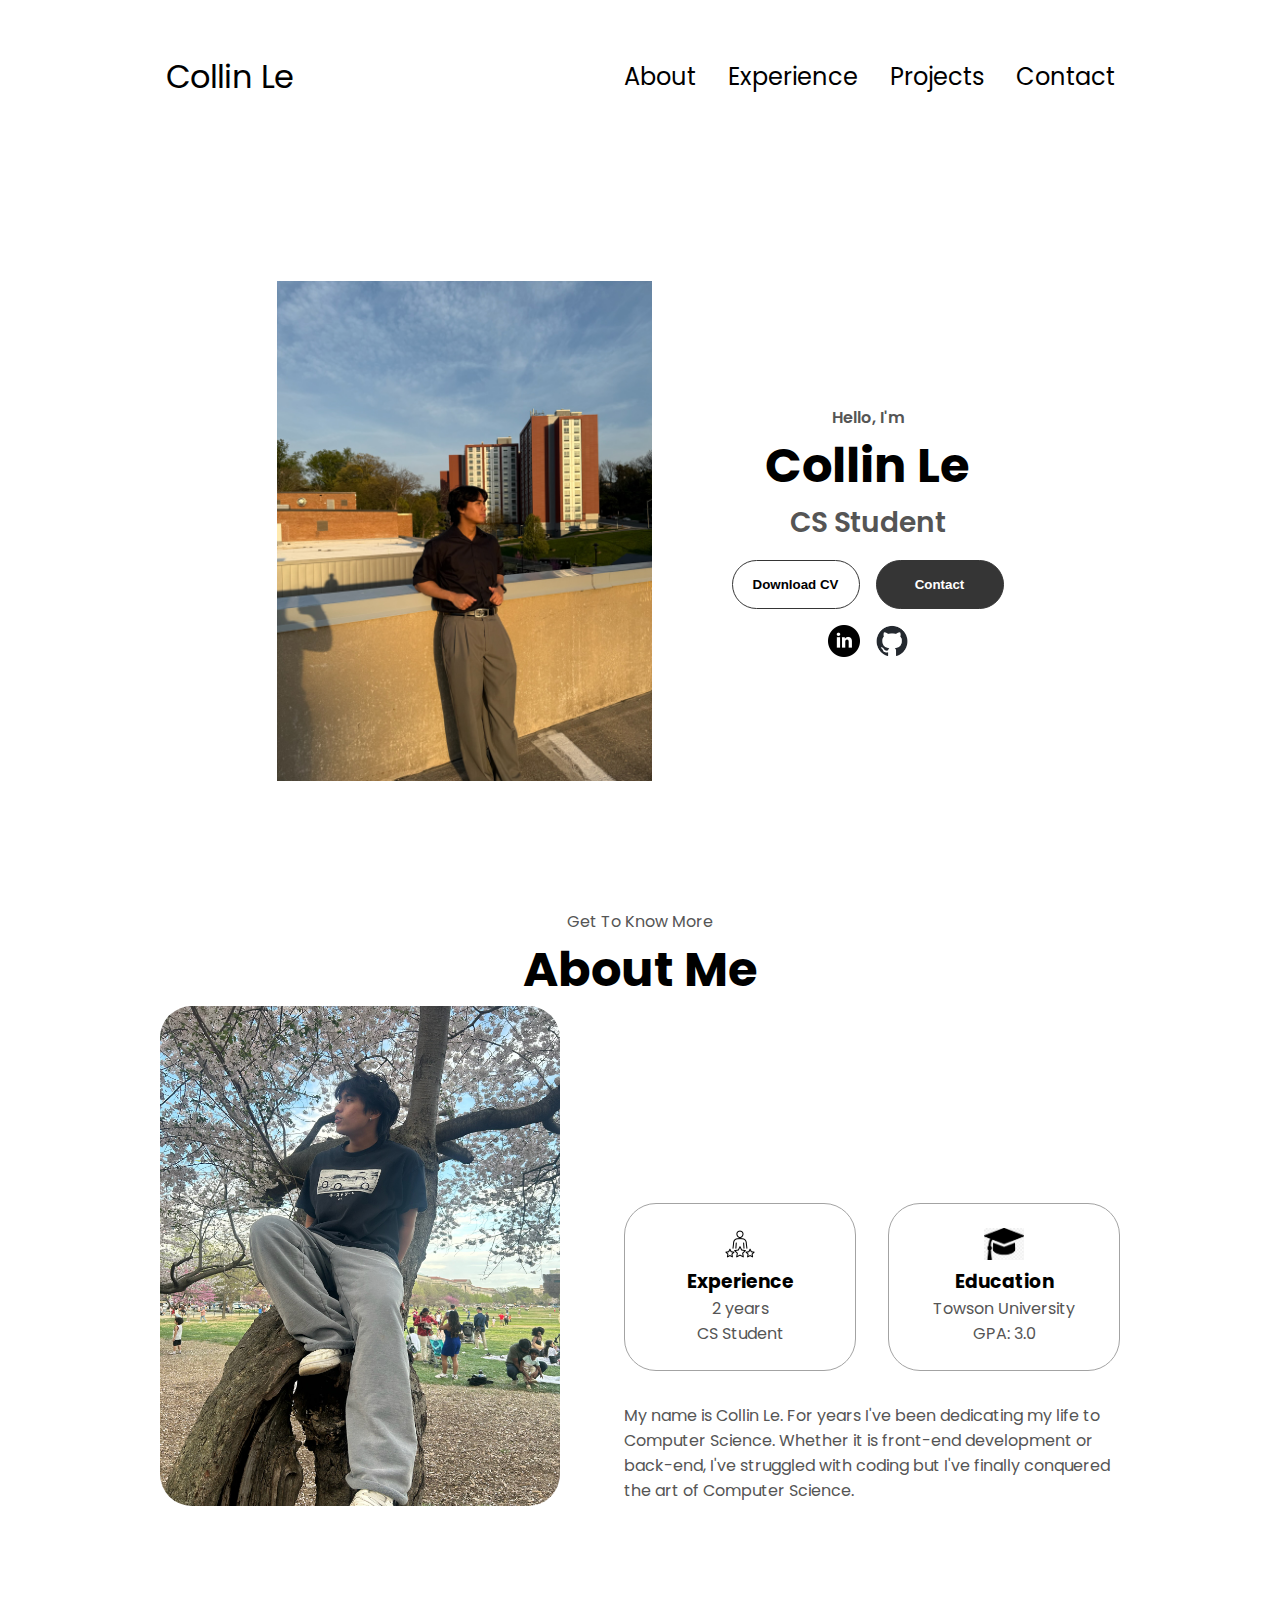
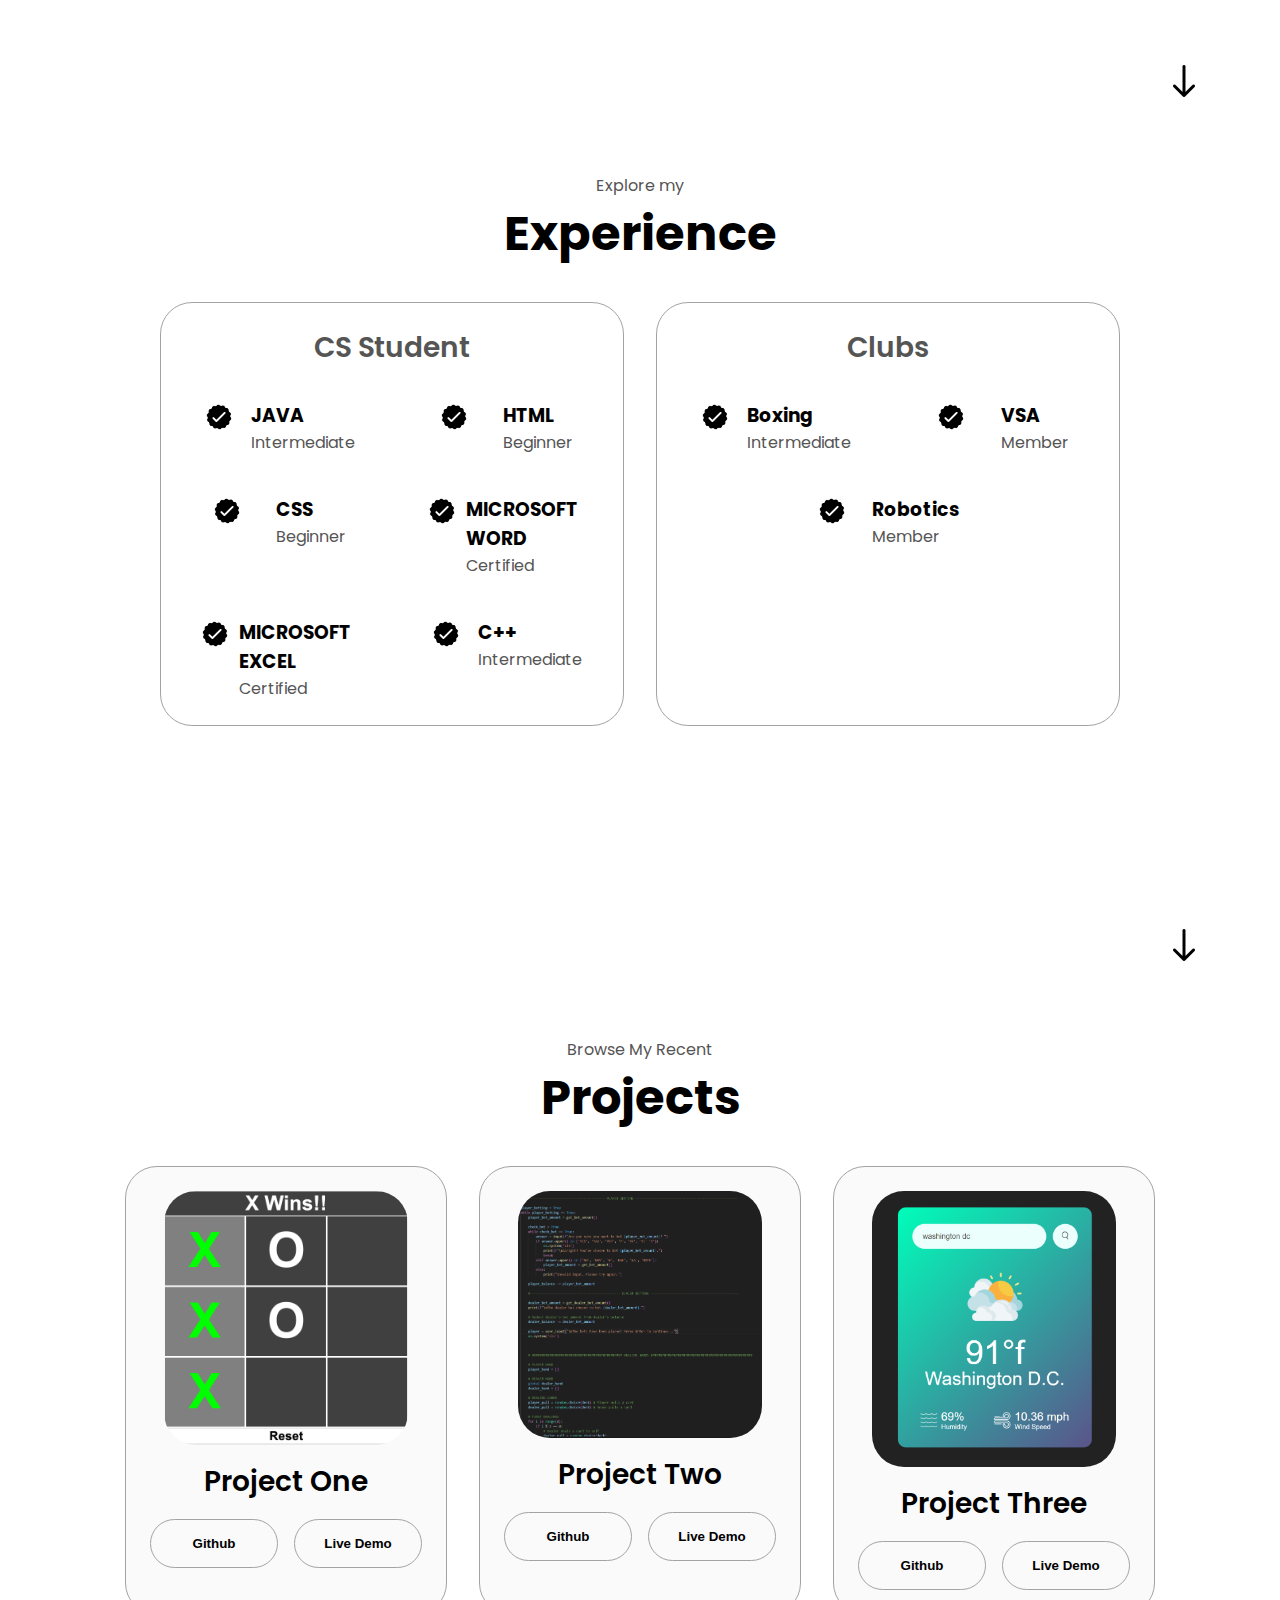
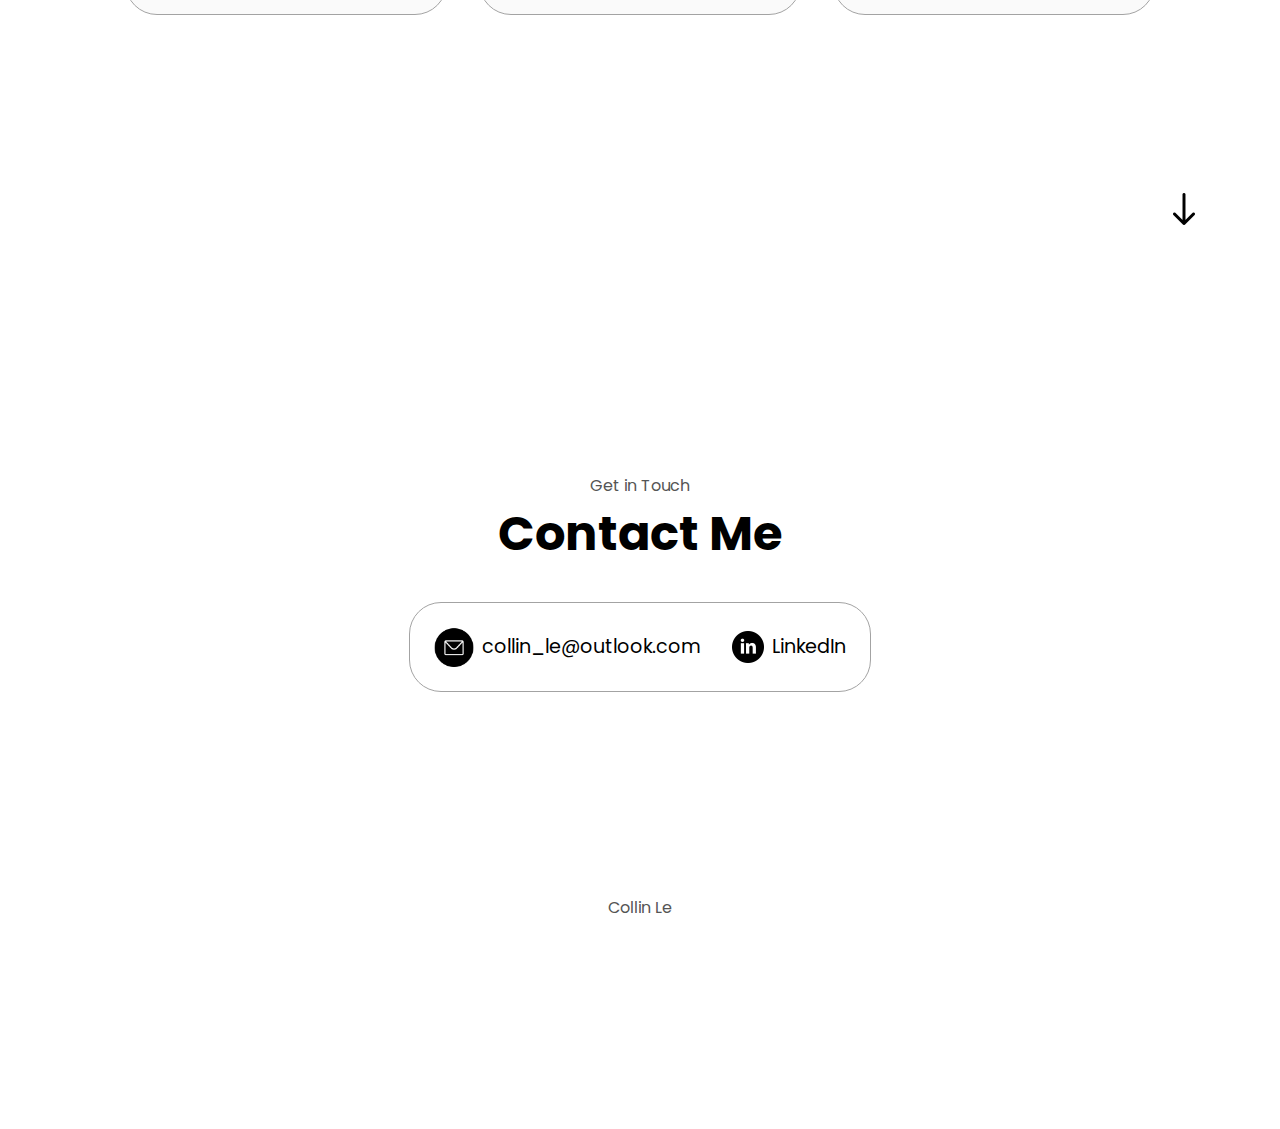
<file: index.html>
<!DOCTYPE html>
<html lang="en">

<head>
    <meta charset="UTF-8">
    <meta name="viewport" content="width=device-width, initial-scale=1.0">
    <title>Collin Le</title>
    <link rel="stylesheet" href="style.css">
    <link rel="stylesheet" href="mediaqueries.css">
</head>
<body>
    <nav id="desktop-nav">
        <div class="logo">Collin Le</div>
        <div>
            <ul class="nav-links">
                <li><a href="#about">About</a></li>
                <li><a href="#experience">Experience</a></li>
                <li><a href="#projects">Projects</a></li>
                <li><a href="#contact">Contact</a></li>
            </ul>
        </div>
    </nav>
    <nav id="hamburger-nav">
        <div class="logo">Collin Le</div>
        <div class="hamburger-menu">
            <div class="hamburger-icon" onclick="toggleMenu()">
                <span></span>
                <span></span>
                <span></span>
            </div>
            <div class="menu-links">
                <li><a href="#about" onclick="toggleMenu()">About</a></li>
                <li><a href="#experience" onclick="toggleMenu()">Experience</a></li>
                <li><a href="#projects" onclick="toggleMenu()">Projects</a></li>
                <li><a href="#contact" onclick="toggleMenu()">Contact</a></li>
            </div>
        </div>
    </nav>
    <section id="profile">
        <div class="section__pic-container">
            <img src="./assets/IMG_0172.jpeg" alt="Collin Le Profile Picture">
        </div>
        <div class="section__text">
            <p class="section__text__p1">Hello, I'm</p>
            <h1 class="title" title>Collin Le</h1>
            <p class="section__text__p2">CS Student</p>
            <div class="btn-container">
                <button class="btn btn-color-2" onclick="window.open('./assets/Le Collin - Resume.pdf')">
                    Download CV
                </button>
                <button class="btn btn-color-1" onclick="location.href='./#contact'">
                    Contact
                </button>
            </div>
            <div id="socials-container">
                <img src="./assets/linkedin.png" alt="My Instagram Profile" class="icon"
                    onclick="location.href='https://www.linkedin.com/public-profile/settings?trk=d_flagship3_profile_self_view_public_profile'" />
                <img src="./assets/github-mark/github-mark.png" alt="My GitHub Profile" class="icon"
                    onclick="location.href='https://github.com/NoNuttingDesu'" />
            </div>
        </div>
    </section>
    <section id="about">
        <p class="section__text__p1">Get To Know More</p>
        <h1 class="title">About Me</h1>
        <div class="section-container">
            <div class="" section__pic-container>
                <img src="./assets/IMG_8234.JPG" alt="Profile Picture" class="about-pic" width="400" height="500"/>
            </div>
            <div class="about-details-container">
                <div class="about-containers">
                    <div class="details-container">
                        <img src="./assets/experience.png" alt="Experience Icon" class="icon" />
                        <h3>Experience</h3>
                        <p>2 years <br>CS Student</p>
                    </div>
                    <div class="details-container">
                        <img src="./assets/education.png" alt="Education Icon" class="icon" />
                        <h3>Education</h3>
                        <p>Towson University <br>GPA: 3.0</p>
                    </div>
                </div>
                <div class="text-container">
                    <p>My name is Collin Le. For years I've been dedicating my life to Computer Science. Whether it is
                        front-end development or back-end, I've struggled with coding but I've finally conquered the art
                        of Computer Science.</p>
                </div>
            </div>
        </div>
        <img src="/assets/arrow.png" alt="Arrow Icon" class="icon arrow" onclick="location.href='./#experience'" />
    </section>
    <section id="experience">
        <p class="section__text__p1">Explore my</p>
        <h1 class="title">Experience</h1>
        <div class="experience-details-container">
            <div class="about-containers">
                <div class="details-container">
                    <h2 class="experience-sub-title">CS Student</h2>
                    <div class="article-container">
                        <article>
                            <img src="./assets/checkmark.png" alt="Checkmark Icon" class="icon" />
                            <div>
                                <h3>JAVA</h3>
                                <p>Intermediate</p>
                            </div>
                        </article>
                        <article>
                            <img src="./assets/checkmark.png" alt="Checkmark Icon" class="icon" />
                            <div>
                                <h3>HTML</h3>
                                <p>Beginner</p>
                            </div>
                        </article>
                        <article>
                            <img src="./assets/checkmark.png" alt="Checkmark Icon" class="icon" />
                            <div>
                                <h3>CSS</h3>
                                <p>Beginner</p>
                            </div>
                        </article>
                        <article>
                            <img src="./assets/checkmark.png" alt="Checkmark Icon" class="icon" />
                            <div>
                                <h3>MICROSOFT WORD</h3>
                                <p>Certified</p>
                            </div>
                        </article>
                        <article>
                            <img src="./assets/checkmark.png" alt="Checkmark Icon" class="icon" />
                            <div>
                                <h3>MICROSOFT EXCEL</h3>
                                <p>Certified</p>
                            </div>
                        </article>
                        <article>
                            <img src="./assets/checkmark.png" alt="Checkmark Icon" class="icon" />
                            <div>
                                <h3>C++</h3>
                                <p>Intermediate</p>
                            </div>
                        </article>
                    </div>
                </div>
                <div class="details-container">
                    <h2 class="experience-sub-title">Clubs</h2>
                    <div class="article-container">
                        <article>
                            <img src="./assets/checkmark.png" alt="Checkmark Icon" class="icon" />
                            <div>
                                <h3>Boxing</h3>
                                <p>Intermediate</p>
                            </div>
                        </article>
                        <article>
                            <img src="./assets/checkmark.png" alt="Checkmark Icon" class="icon" />
                            <div>
                                <h3>VSA</h3>
                                <p>Member</p>
                            </div>
                        </article>
                        <article>
                            <img src="./assets/checkmark.png" alt="Checkmark Icon" class="icon" />
                            <div>
                                <h3>Robotics</h3>
                                <p>Member</p>
                            </div>
                        </article>
                    </div>
                </div>
            </div>
        </div>
        <img src="/assets/arrow.png" alt="Arrow Icon" class="icon arrow" onclick="location.href='./#projects'" />
    </section>
    <section id="projects">
        <p class="section__text__p1">Browse My Recent</p>
        <h1 class="title">Projects</h1>
        <div class="experience-details-container">
            <div class="about-containers">
                <div class="details-container color-container">
                    <div class="article-container">
                        <img 
                            src="./assets/tictactoe.png" 
                            alt="Project 1"
                            class="project-img"
                            />
                    </div>
                        <h2 class="experience-sub-title project-title">Project One</h2>
                        <div class="btn-container">
                            <button 
                                class="btn btn-color-2 project-btn"
                                onclick="location.href='https://github.com/NoNuttingDesu/TICTACTOE.git'"
                                >
                                Github
                            </button>
                            <button 
                                class="btn btn-color-2 project-btn" 
                                onclick="location.href='tic-tac-toe-demo/tic-tac-toe.html'"
                                >
                                Live Demo
                            </button>
                        </div>
                    </div>
                    <div class="details-container color-container">
                        <div class="article-container">
                            <img src="./assets/black_jack.png"
                                alt="Project 2"
                                class="project-img" 
                            />
                            </div>
                            <h2 class="experience-sub-title project-title">Project Two</h2>
                            <div class="btn-container">
                                <button 
                                    class="btn btn-color-2 project-btn"
                                    onclick="location.href='https://github.com/NoNuttingDesu/TICTACTOE.git'"
                                    >
                                    Github
                                </button>
                                <button class="btn btn-color-2 project-btn"
                                    onclick="location.href='https://github.com/'">
                                    Live Demo
                                </button>
                            </div>
                        </div>
                        <div class="details-container color-container">
                            <div class="article-container">
                                <img 
                                    src="assets/weatherapi.png" 
                                    alt="project-3" 
                                    class="project-img"
                                />
                            </div>
                            <h2 class="experience-sub-title project-title">Project Three</h2>
                            <div class="btn-container">
                                <button 
                                    class="btn btn-color-2 project-btn"
                                    onclick="location.href='https://github.com/NoNuttingDesu/WeatherAPI'"
                                >
                                Github
                                </button>
                                <button class="btn btn-color-2 project-btn"
                                    onclick="location.href='WeatherAPI - Collin Le/index.html'"
                                    >
                                    Live Demo
                                </button>
                            </div>
                        </div>
                    </div>
                </div>
                <img src="/assets/arrow.png" alt="Arrow Icon" class="icon arrow"
                    onclick="location.href='./#contact-me'" />
    </section>
    <script src="script.js"></script>
    <section id="contact">
        <p class="section__text__p1">Get in Touch</p>
        <h1 class="title">Contact Me</h1>
        <div class="contact-info-upper-container">
          <div class="contact-info-container">
            <img
              src="./assets/mail.webp"
              alt="Email icon"
              class="icon contact-icon email-icon"
            />
            <p><a href="mailto:examplemail@gmail.com">collin_le@outlook.com</a></p>
          </div>
          <div class="contact-info-container">
            <img
              src="./assets/linkedin.png"
              alt="LinkedIn icon"
              class="icon contact-icon"
            />
            <p><a href="https://www.linkedin.com/public-profile/settings?trk=d_flagship3_profile_self_view_public_profile">LinkedIn</a></p>
          </div>
        </div>
      </section>
      <footer>
        <p>Collin Le</p>
      </footer>
</body>

</html>
</file>
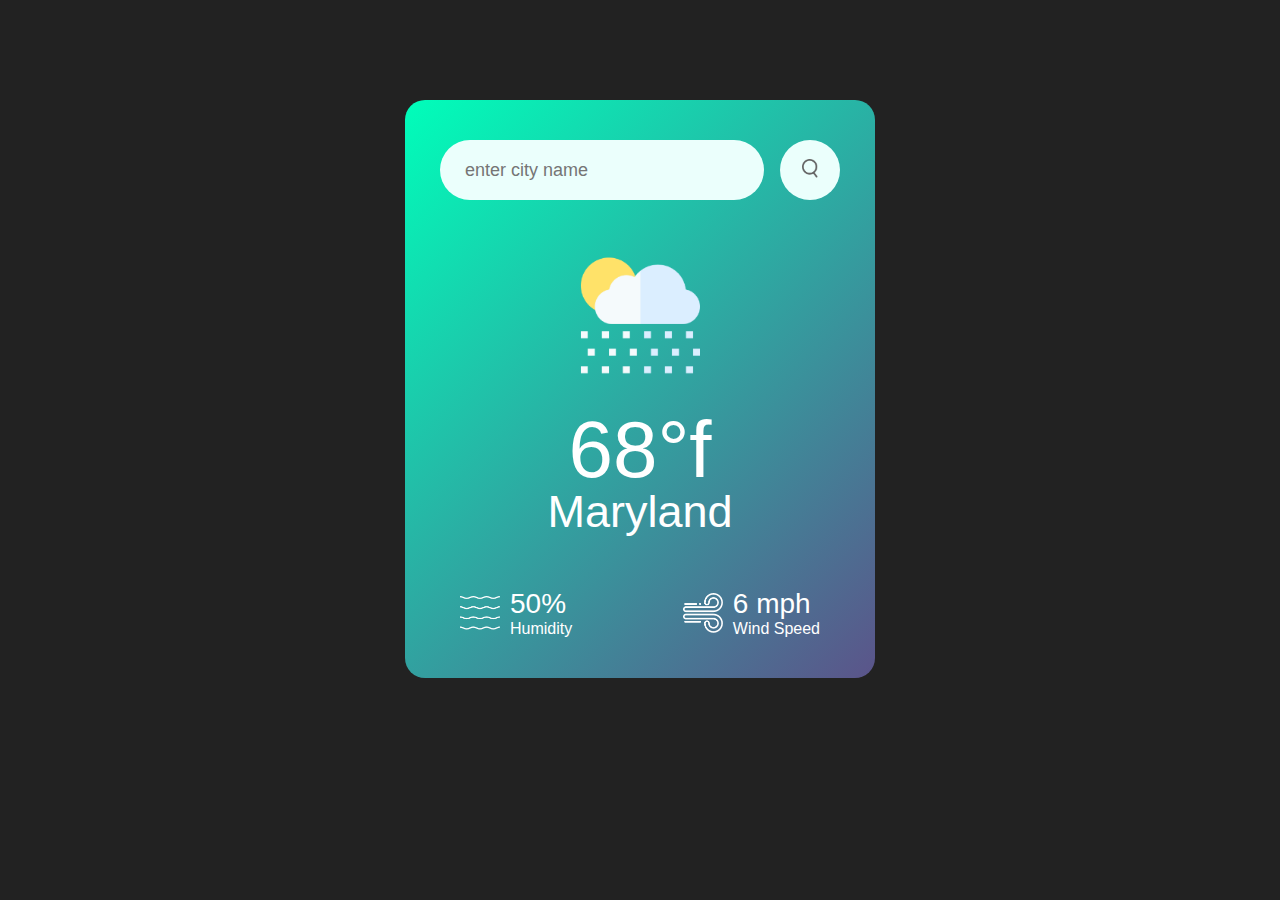
<file: WeatherAPI - Collin Le/index.html>
<!DOCTYPE html>
<html lang="en">
<head>
    <meta charset="UTF-8">
    <meta name="viewport" content="width=device-width, initial-scale=1.0">
    <title>Weather API | Collin Le</title>
    <link rel="stylesheet" href="style.css">
</head>
<body>
    <div class="card">
        <div class="search">
            <input type="text" placeholder="enter city name" spellcheck="false">
            <button><img src="assets/search.png"></button>
        </div>
        <div class="weather">
            <img src="assets/rain.png" class="weather-icon">
            <div class="unit" id="toggle-unit">
                <h1 class="temp">68°f</h1>
            </div>
            <h2 class="city">Maryland</h2>
            <div class="details">
                <div class="col">
                    <img src="assets/humidity.png">
                    <div>
                        <p class="humidity">50%</p>
                        <p>Humidity</p>
                    </div>
                </div>
                <div class="col">
                    <img src="assets/wind.png">
                    <div>
                        <p class="wind">6 mph</p>
                        <p>Wind Speed</p>
                    </div>
                </div>
            </div>
        </div>
    </div>
    <script>
        const apiKey = "568d2de31e7ae23b9582391599c3e570";
        const apiUrl = "https://api.openweathermap.org/data/2.5/weather?units=imperial&q=";

        const searchBox = document.querySelector(".search input");
        const searchBtn = document.querySelector(".search button");
        const weatherIcon = document.querySelector(".weather-icon");
        const tempElement = document.querySelector(".temp");
        const toggleBtn = document.querySelector("#toggle-unit");

        toggleBtn.addEventListener("click", toggleUnit);

        let currentTempF = null;
        let showingFahrenheit = true;

        async function checkWeather(city){
            const response = await fetch(apiUrl + city + `&appid=${apiKey}`);
            var data = await response.json();

            console.log(data);

            currentTempF = data.main.temp;
            showingFahrenheit = true;

            document.querySelector(".city").innerHTML = data.name;
            tempElement.innerHTML = Math.round(data.main.temp) + "°f";
            document.querySelector(".humidity").innerHTML = data.main.humidity + "%";
            document.querySelector(".wind").innerHTML = data.wind.speed + " mph";

            
            if(data.weather[0].main == "Clouds"){
                weatherIcon.src = "assets/clouds.png";
            }
            else if(data.weather[0].main == "Clear"){
                weatherIcon.src = "assets/clear.png";
            }
            else if(data.weather[0].main == "Rain"){
                weatherIcon.src = "assets/rain.png";
            }
            else if(data.weather[0].main == "Drizzle"){
                weatherIcon.src = "assets/drizzle.png";
            }
            else if(data.weather[0].main == "Mist"){
                weatherIcon.src = "assets/mist.png";
            }
        }

        function toggleUnit(){
            if(currentTempF === null) return;

            if(showingFahrenheit){
                const tempC = (currentTempF - 32) * 5 / 9;
                tempElement.innerHTML = Math.round(tempC) + "°c";
            } else {
                tempElement.innerHTML = Math.round(currentTempF) + "°f";
            }

            showingFahrenheit = !showingFahrenheit;
        }

        toggleBtn.addEventListener("click", toggleUnit);
        searchBtn.addEventListener("click", ()=>{
            checkWeather(searchBox.value);
        });

        checkWeather("California");
    </script>
</body>
</html>
</file>
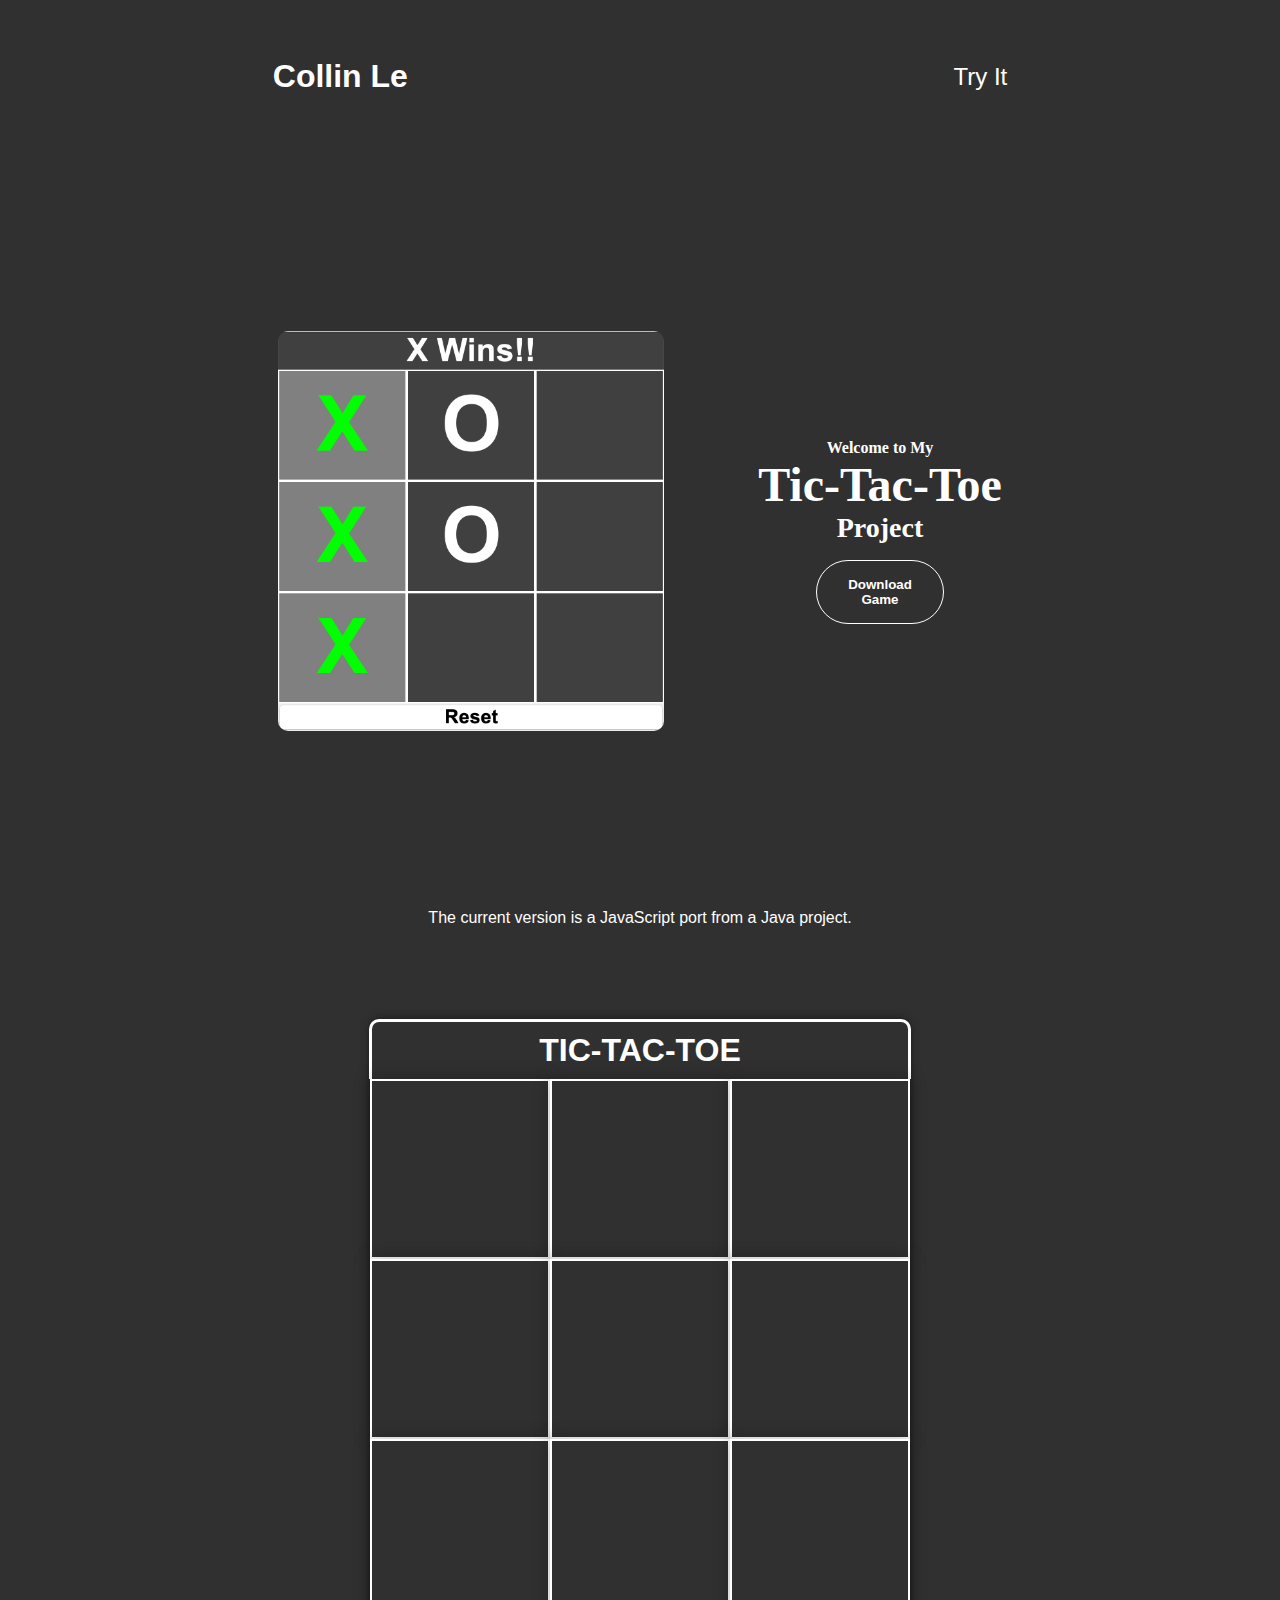
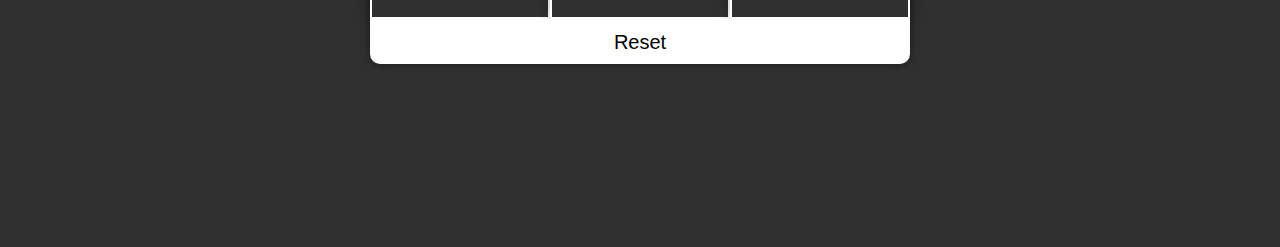
<file: tic-tac-toe-demo/tic-tac-toe.html>
<!DOCTYPE html>
<html lang="en">
<head>
    <meta charset="UTF-8">
    <meta name="viewport" content="width=device-width, initial-scale=1.0">
    <title>TIC-TAC-TOE</title>
    <link rel="stylesheet" href="style.css">
</head>
<body>
    <nav id="desktop-nav">
        <div class="logo">Collin Le</div>
        <div>
            <ul class="nav-links">
                <li><a href="#Demo">Try It</a></li>
            </ul>
        </div>
    </nav>
    <section id="profile">
        <div class="section__pic-container">
            <img src="tictactoe.png" alt="Collin Le Profile Picture">
        </div>
        <div class="section__text">
            <p class="section__text__p1">Welcome to My</p>
            <h2 class="title" title>Tic-Tac-Toe</h2>
            <p class="section__text__p2">Project</p>
            <div class="btn-container">
                <button class="btn btn-color-2" onclick="window.open('./assets/Collin_Le_Resume.pdf')">
                    Download Game
                </button>
            </div>
        </div>
    </section>
    <section id="description">
        <p class="tttdescription">The current version is a JavaScript port from a Java project.</p>
    </section>
    <div class="msg-container hide">
        <p id="msg">Winner</p>
        <button id="new-btn">New Game</button>
    </div>
        <section id="Demo">
            <div class="container">
                <div class="board-wrapper">
        <h1 id="game-title">TIC-TAC-TOE</h1>
            <div class="game">
                <button class="box"></button>
                <button class="box"></button>
                <button class="box"></button>
                <button class="box"></button>
                <button class="box"></button>
                <button class="box"></button>
                <button class="box"></button>
                <button class="box"></button>
                <button class="box"></button>
            </div>
        <button id="reset">Reset</button>
    </div>
</section>
    <script src="tic-tac-toe-demo.js"></script>
</body>
</html>
</file>
<file: style.css>
/*Genearal*/

@import url('https://fonts.googleapis.com/css2?family=Poppins:wght@300;400;500;600&display=swap');

* {
    margin: 0;
    padding: 0;
}

body {
    font-family: 'Poppins', sans-serif;
}

html {
    scroll-behavior: smooth;
}

p {
    color: rgb(85, 85, 85);
}

/*Transition*/
a,
.btn {
    transition: all 300ms ease;
}

/*Desktop Nav*/

nav,
.nav-links {
    display: flex;
}

nav {
    justify-content: space-around;
    align-items: center;
    height: 17vh;

}

.nav-links {
    gap: 2rem;
    list-style: none;
    font-size: 1.5rem;
}

a {
    color: black;
    text-decoration: none;
    text-decoration-color: white;
}

a:hover {
    color: grey;
    text-decoration: underline;
    text-underline-offset: 1rem;
    text-decoration-color: rgb(181, 181, 181);
}

.logo {
    font-size: 2rem;
}

.logo:hover {
    cursor: default;
}

/* Hamburger Menu */

#hamburger-nav {
    display: none;
}

.hamburger-menu {
    position: relative;
    display: inline-block;
}

.hamburger-icon {
    display: flex;
    flex-direction: column;
    justify-content: space-between;
    height: 24px;
    width: 30px;
    cursor: pointer;
}

.hamburger-icon span {
    width: 100%;
    height: 2px;
    background-color: black;
    transition: all 0.3 ease-in-out;
}

.menu-links {
    position: absolute;
    top: 100%;
    right: 0;
    background-color: white;
    width: fit-content;
    max-height: 0;
    overflow: hidden;
    transition: all 0.3 ease-in-out;
}

.menu-links a {
    display: block;
    padding: 10px;
    text-align: center;
    font-size: 1.5rem;
    color: black;
    text-decoration: none;
    transition: all 0.3 ease-in-out;
}

.menu-links li {
    list-style: none;
}

.menu-links.open {
    max-height: 300px;
}

.hamburger-icon.open span:first-child {
    transform: rotate(45deg) translate(10px, 5px);
}

.hamburger-icon.open span:nth-child(2) {
    opacity: 0;
}

.hamburger-icon.open span:last-child {
    transform: rotate(-45deg) translate(10px, -5px);
}

.hamburger-icon span:first-child {
    transform: none;
}

.hamburger-icon span:first-child {
    opacity: 1;
}

.hamburger-icon span:first-child {
    transform: none;
}

/* Sections */

section {
    padding-top: 4vh;
    height: 96vh;
    margin: 0 10rem;
    box-sizing: border-box;
    min-height: fit-content;
}

.section-container {
    display: flex;
}

/* Profile Section */

#profile {
    display: flex;
    justify-content: center;
    gap: 5rem;
    height: 80vh;
}

.section__pic-container {
    display: flex;
    height: 400px;
    width: 400px;
    margin: auto 0;
}

.section__text {
    align-self: center;
    text-align: center;
}

.section__text p {
    font-weight: 600;
}

.section__text__p1 {
    text-align: center;
}

.section__text__p2 {
    font-size: 1.75rem;
    margin-bottom: 1rem;
}

.title {
    font-size: 3rem;
    text-align: center;
}

#socials-container {
    display: flex;
    justify-content: center;
    margin-top: 1rem;
    gap: 1rem;
}

/* Icons */

.icon {
    cursor: pointer;
    height: 2rem;
}

/* Buttons */

.btn-container {
    display: flex;
    justify-content: center;
    gap: 1rem;
}

.btn {
    font-weight: 600;
    transition: all 300ms ease;
    padding: 1rem;
    width: 8rem;
    border-radius: 2rem;
}

.btn-color-1,
.btn-color-2 {
    border: rgb(53, 53, 53) 0.1rem solid;
}

.btn-color-1:hover,
.btn-color-2:hover {
    cursor: pointer;
}

.btn-color-1,
.btn-color-2:hover {
    background: rgb(53, 53, 53);
    color: white;
}

.btn-color-1:hover {
    background: rgb(0, 0, 0);
}

.btn-color-2 {
    background: none;
}

.btn-color-2:hover {
    border: rgb(255, 255, 255) 0.1rem solid;
}

.btn-container {
    gap: 1rem;
}

/* About Section*/

#about {
    position: relative;
}

.about-containers {
    gap: 2rem;
    margin-bottom: 2rem;
    margin-top: 2rem;
}

.about-details-container {
    justify-content: center;
    flex-direction: column;
}

.about-containers, .about-details-container {
    display: flex;
}

.about-pic {
    border-radius: 2rem;
}

.arrow {
    position: absolute;
    right: -5rem;
    bottom: 2.5rem;
}

.details-container {
    padding: 1.5rem;
    flex: 1;
    background: white;
    border-radius: 2rem;
    border: rgb(53, 53, 53) 0.1rem solid;
    border-color: rgb(163, 163, 163);
    text-align: center;
}

.section-container {
    gap: 4rem;
    height: 80%;
}

.section__pic-container {
    display: flex;
    height: 500px;
    width: 375px;
    margin: auto 0;
}

/* Experience */

#experience {
    position: relative;
}

.experience-sub-title {
    color: rgb(85, 85, 85);
    font-weight: 600;
    font-size: 1.75rem;
    margin-bottom: 2rem;
}

.experience-details-container {
    display: flex;
    justify-content: center;
    flex-direction: row;
    flex-wrap: wrap;
    gap: 2rem;
}

.article-container {
    display: flex;
    text-align: initial;
    flex-wrap: wrap;
    flex-direction: row;
    gap: 2.5rem;
    justify-content: space-around;
}

article {
    display: flex;
    width: 10rem;
    justify-content: space-around;
    gap: 0.5rem;
}

article .icon {
    cursor: default;
}

/* Projects Section */
#projects {
    position: relative;
}

.color-container {
    border-color: rgb(163, 163, 163);
    background: rgb(250, 250, 250);
}

.project-img {
    border-radius: 2rem;
    width: 90%;
    height: 90%;
}

.project-title {
    margin: 1rem;
    color: black;
}

.project-btn {
    color: black;
    border-color: rgb(163, 163, 163);
}

/* CONTACT */

#contact {
    display: flex;
    justify-content: center;
    flex-direction: column;
    height: 70vh;
  }
  
  .contact-info-upper-container {
    display: flex;
    justify-content: center;
    border-radius: 2rem;
    border: rgb(53, 53, 53) 0.1rem solid;
    border-color: rgb(163, 163, 163);
    background: (250, 250, 250);
    margin: 2rem auto;
    padding: 0.5rem;
  }
  
  .contact-info-container {
    display: flex;
    align-items: center;
    justify-content: center;
    gap: 0.5rem;
    margin: 1rem;
  }
  
  .contact-info-container p {
    font-size: larger;
  }
  
  .contact-icon {
    cursor: default;
  }
  
  .email-icon {
    height: 2.5rem;
  }
  
  /* FOOTER SECTION */
  
  footer {
    height: 26vh;
    margin: 0 1rem;
  }
  
  footer p {
    text-align: center;
  }
</file>
<file: mediaqueries.css>
@media screen and (max-width: 1200px) {
    #desktop-nav {
        display: none;
    }
    #hamburger-nav {
        display: flex;
    }
}
</file>
<file: WeatherAPI - Collin Le/style.css>
*{
    margin: 0;
    padding: 0;
    font-family: 'Poppins', sans-serif;
    box-sizing: border-box;
}

body{
    background: #222;
}

.card{
    width: 90%;
    max-width: 470px;
    background: linear-gradient(135deg, #00feba, #5b548a);
    color: #fff;
    margin: 100px auto 0;
    border-radius: 20px;
    padding: 40px 35px;
    text-align: center;
}

.search{
    width: 100%;
    display: flex;
    align-items: center;
    justify-content: space-between;
}

.search input{
    border: 0;
    outline: 0;
    background: #ebfffc;
    color: #555;
    padding: 10px 25px;
    height: 60px;
    border-radius: 30px;
    flex: 1;
    margin-right: 16px;
    font-size: 18px;
}

.search button{
    border: 0;
    outline: 0;
    background: #ebfffc;
    border-radius: 50%;
    width: 60px;
    height: 60px;
    cursor: pointer;
}

.search button img{
    width: 16px;
}

.weather-icon{
    width: 170px;
    margin-top: 30px;
}

.weather h1{
    font-size: 80px;
    font-weight: 500;
}

.weather h2{
    font-size: 45px;
    font-weight: 400;
    margin-top: -10px;
}

.details{
    display: flex;
    align-items: center;
    justify-content: space-between;
    padding: 0 20px;
    margin-top: 50px;
}

.col{
    display: flex;
    align-items: center;
    text-align: left;
}

.col img{
    width: 40px;
    margin-right: 10px;
}

.humidity, .wind{
    font-size: 28px;
    margin-top: -6;
}

.unit{
    cursor: pointer;
}
</file>
<file: tic-tac-toe-demo/style.css>
* {
    margin: 0;
    padding: 0;
}

body {
    background-color: rgb(48, 48, 48);
    text-align: center;
}

html {
    scroll-behavior: smooth;
}

nav,
.nav-links {
    display: flex;
}

nav {
    justify-content: space-around;
    align-items: center;
    height: 17vh;

}

.nav-links {
    gap: 2rem;
    list-style: none;
    font-size: 1.5rem;
}

a {
    color: white;
    text-decoration: none;
    text-decoration-color: white;
    font-family: Arial;
}

a:hover {
    color: grey;
    text-decoration: underline;
    text-underline-offset: 1rem;
    text-decoration-color: rgb(181, 181, 181);
}

.logo {
    font-size: 2rem;
    color: white;
    font-family: Arial;
    font-weight: bold;
}

.btn-container {
    display: flex;
    justify-content: center;
    gap: 1rem;
}

.btn {
    font-weight: 600;
    transition: all 300ms ease;
    padding: 1rem;
    width: 8rem;
    border-radius: 2rem;
    color: white;
}

.btn-color-1,
.btn-color-2 {
    border: white 0.1rem solid;
}

.btn-color-1:hover,
.btn-color-2:hover {
    cursor: pointer;
}

.btn-color-1,
.btn-color-2:hover {
    background: darkgray;
    color: white;
}

.btn-color-1:hover {
    background: rgb(0, 0, 0);
}

.btn-color-2 {
    background: none;
}

.btn-color-2:hover {
    border: rgb(255, 255, 255) 0.1rem solid;
}

.btn-container {
    gap: 1rem;
}

section {
    padding-top: 4vh;
    height: 96vh;
    margin: 0 10rem;
    box-sizing: border-box;
    min-height: fit-content;
}

.section-container {
    display: flex;
} 

.section__pic-container img{
    border-radius: 10px;
}

.panel {
    background-color: rgb(48, 48, 48);
    padding: 20px;
    border-radius: 10px;
    box-shadow: 0 0 10px rgba(0, 0, 0, 0.5);
    display: flex;
    flex-direction: column;
    align-items: center;
    gap: 15px;
    width: fit-content;
    margin: auto;
}

.container {
    height: 70vh;
    display: flex;
    justify-content: center;
    align-items: center;
    height: auto;
}

.game {
    height: 60vmin;
    width: 60vmin;
    display: flex;
    flex-wrap: wrap;
}

.box {
    height: 20vmin;
    width: 20vmin;
    border-style: solid;
    border-color: white;
    box-shadow: 0 0 1rem rgba(0, 0, 0, 0.3);
    font-size: 8vmin;
    color: red;
    background-color: rgb(48, 48, 48);
    display: flex;
    align-items: center;
    justify-content: center;
    cursor: pointer;
}

.board-wrapper {
    display: flex;
    flex-direction: column;
    align-items: center;
    width: 60vmin;
    background-color: rgb(48, 48, 48);
    border-radius: 10px;
    box-shadow: 0 0 10px rgba(0, 0, 0, 0.5);
    margin-top: 0;
    margin-top: 0;
    padding: 0;
}

#reset {
    /*padding: 1rem;*/
    width: 100%;
    height: 5vmin;
    font-size: 1.25rem;
    font-family: Arial;
    background: white;
    border: none;
    cursor: pointer;
    margin: 0;
    border-top: 2px solid white;
    border-bottom-left-radius: 10px;
    border-bottom-right-radius: 10px;
}

#reset:hover {
    background-color: darkgray;
}

.box:hover {
    background-color: rgb(128, 128, 128);
}

#new-btn {
    padding: 1rem;
    font-size: 1.25rem;
    background: #191913;
    color: white;
    border-radius: 1rem;
    border: none;
}

#msg {
    font-size: 8vmin;
}

.msg-container {
    position: absolute;
    top: 20%;
    left: 50%;
    transform: translate(-50%, -50%);
    background: rgba(0, 0, 0, 0.8);
    padding: 20%;
    border-radius: 10px;
    color: white;
    text-align: center;
}

.hide {
    display: none;
}

h1 {
    width: 59.6vmin;
    border-style: solid;
    border-bottom: none;
    border-color: white;
    font-family: Arial;
    font-weight: bold;
    color: white;
    margin: 0;
    padding: 10px 0;
    border-top-left-radius: 10px;
    border-top-right-radius: 10px;
    text-align: center;
    
}

#profile {
    display: flex;
    justify-content: center;
    gap: 5rem;
    height: 80vh;
}

h2 {
    color: white;
}

.section__pic-container {
    display: flex;
    height: 400px;
    width: 400px;
    margin: auto 0;
}

.section__text {
    align-self: center;
    text-align: center;
}

.section__text p {
    font-weight: 600;
    color: white;
    
}

.section__text__p1 {
    text-align: center;
}

.section__text__p2 {
    font-size: 1.75rem;
    margin-bottom: 1rem;
}

.title {
    font-size: 3rem;
    text-align: center;
}

#socials-container {
    display: flex;
    justify-content: center;
    margin-top: 1rem;
    gap: 1rem;
}

#description {
    height: 110px;
}

.tttdescription {
    color: white;
    font-family: Arial;
}
</file>
